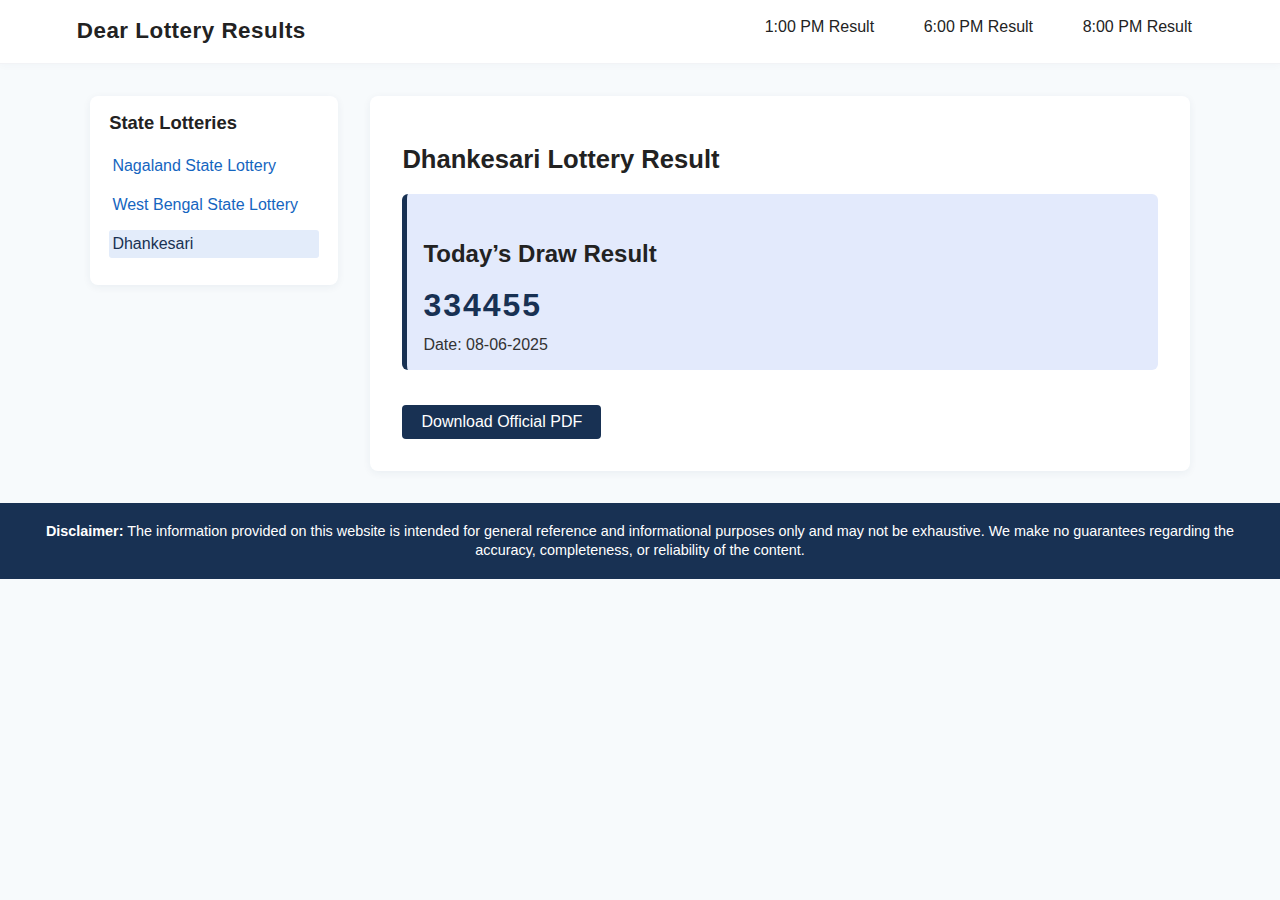
<file: dhankesari.html>
<!DOCTYPE html>
<html lang="en">

<head>
    <meta charset="UTF-8">
    <title>Dhankesari Lottery Result</title>
    <meta name="viewport" content="width=device-width, initial-scale=1">
    <link rel="stylesheet" href="style.css">
</head>

<body>
    <div id="header"></div>
    <div class="main-layout">
        <aside class="sidebar">
            <h3>State Lotteries</h3>
            <ul>
                <li><a href="nagaland-state-lottery-result-1-pm.html">Nagaland State Lottery</a></li>
                <li><a href="west-bengal-state-lottery-result.html">West Bengal State Lottery</a></li>
                <li><a href="dhankesari.html" class="active">Dhankesari</a></li>
            </ul>
        </aside>
        <main class="content">
            <h1>Dhankesari Lottery Result</h1>
            <div class="result-card">
                <h2>Today’s Draw Result</h2>
                <div class="result-number">334455</div>
                <div class="draw-date">Date: 08-06-2025</div>
            </div>
            <div class="pdf-link">
                <a href="#" target="_blank">Download Official PDF</a>
            </div>
        </main>
    </div>
    <div id="footer"></div>

    <script>
        fetch('header.html').then(res => res.text()).then(data => {
            document.getElementById('header').innerHTML = data;
        });
        fetch('footer.html').then(res => res.text()).then(data => {
            document.getElementById('footer').innerHTML = data;
        });
    </script>
</body>

</html>
</file>
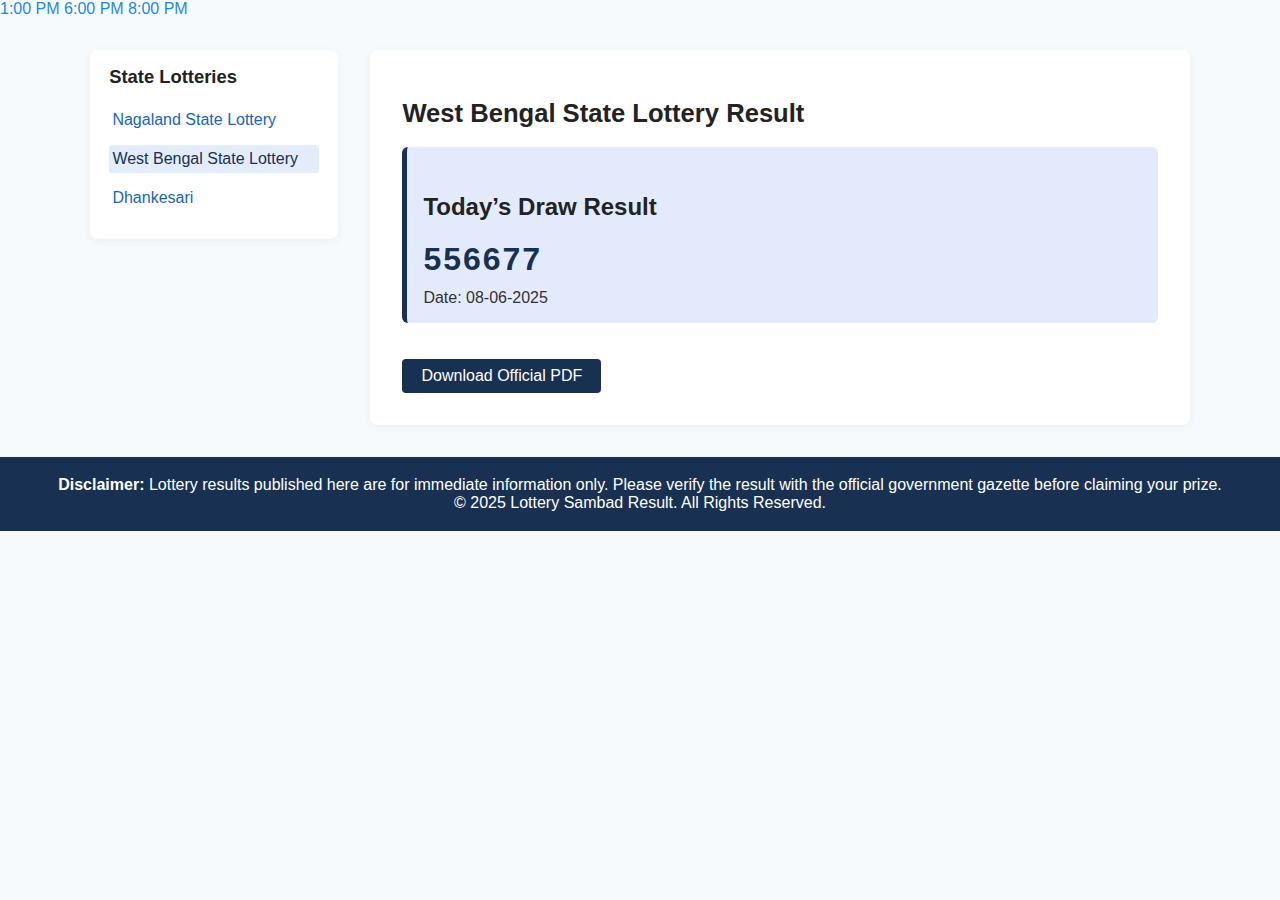
<file: west-bengal-state-lottery-result copy.html>
<!DOCTYPE html>
<html lang="en">

<head>
    <meta charset="UTF-8">
    <title>West Bengal State Lottery Result</title>
    <meta name="viewport" content="width=device-width, initial-scale=1">
    <link rel="stylesheet" href="style.css">
</head>

<body>
    <nav class="topnav">
        <a href="nagaland-state-lottery-result-1-pm.html">1:00 PM</a>
        <a href="nagaland-state-lottery-result-6-00-pm.html">6:00 PM</a>
        <a href="nagaland-state-lottery-result-8-00-pm.html">8:00 PM</a>
    </nav>
    <div class="main-layout">
        <aside class="sidebar">
            <h3>State Lotteries</h3>
            <ul>
                <li><a href="nagaland-state-lottery-result-1-pm.html">Nagaland State Lottery</a></li>
                <li><a href="west-bengal-state-lottery-result.html" class="active">West Bengal State Lottery</a></li>
                <li><a href="dhankesari.html">Dhankesari</a></li>
            </ul>
        </aside>
        <main class="content">
            <h1>West Bengal State Lottery Result</h1>
            <div class="result-card">
                <h2>Today’s Draw Result</h2>
                <div class="result-number">556677</div>
                <div class="draw-date">Date: 08-06-2025</div>
            </div>
            <div class="pdf-link">
                <a href="#" target="_blank">Download Official PDF</a>
            </div>
        </main>
    </div>
    <footer>
        <div class="disclaimer">
            <strong>Disclaimer:</strong> Lottery results published here are for immediate information only. Please
            verify the result with the official government gazette before claiming your prize.
        </div>
        <div class="copyright">
            &copy; 2025 Lottery Sambad Result. All Rights Reserved.
        </div>
    </footer>
</body>

</html>
</file>
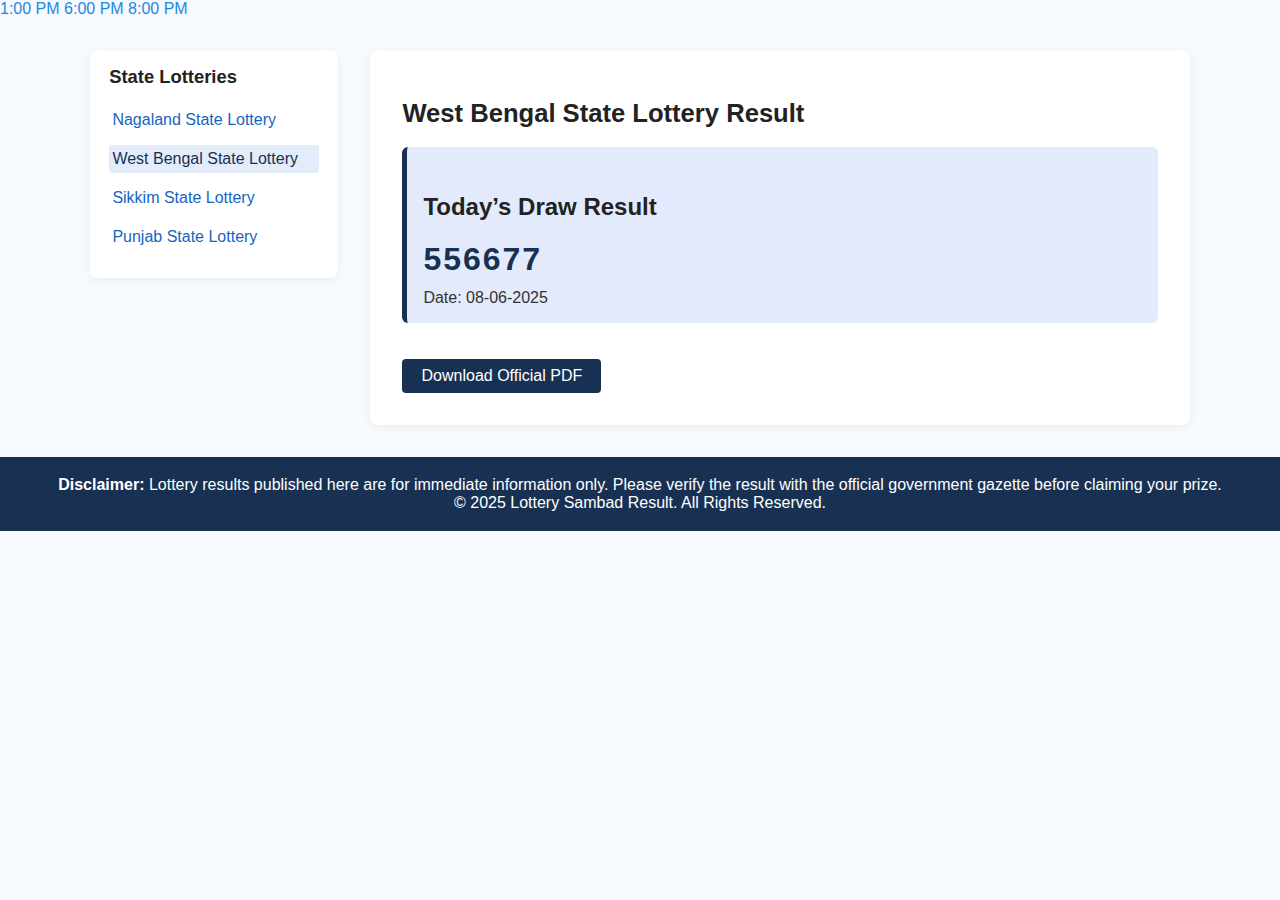
<file: west-bengal-state-lottery-result.html>
<!DOCTYPE html>
<html lang="en">

<head>
    <meta charset="UTF-8">
    <title>West Bengal State Lottery Result</title>
    <meta name="viewport" content="width=device-width, initial-scale=1">
    <link rel="stylesheet" href="style.css">
</head>

<body>
    <nav class="topnav">
        <a href="nagaland-state-lottery-result-1-pm.html">1:00 PM</a>
        <a href="nagaland-state-lottery-result-6-00-pm.html">6:00 PM</a>
        <a href="nagaland-state-lottery-result-8-00-pm.html">8:00 PM</a>
    </nav>
    <div class="main-layout">
        <aside class="sidebar">
            <h3>State Lotteries</h3>
            <ul>
                <li><a href="nagaland-state-lottery-result-1-pm.html">Nagaland State Lottery</a></li>
                <li><a href="west-bengal-state-lottery-result.html" class="active">West Bengal State Lottery</a></li>
                <li><a href="sikkim-state-lottery-result.html">Sikkim State Lottery</a></li>
                <li><a href="punjab-state-lottery-result.html">Punjab State Lottery</a></li>
            </ul>
        </aside>
        <main class="content">
            <h1>West Bengal State Lottery Result</h1>
            <div class="result-card">
                <h2>Today’s Draw Result</h2>
                <div class="result-number">556677</div>
                <div class="draw-date">Date: 08-06-2025</div>
            </div>
            <div class="pdf-link">
                <a href="#" target="_blank">Download Official PDF</a>
            </div>
        </main>
    </div>
    <footer>
        <div class="disclaimer">
            <strong>Disclaimer:</strong> Lottery results published here are for immediate information only. Please
            verify the result with the official government gazette before claiming your prize.
        </div>
        <div class="copyright">
            &copy; 2025 Lottery Sambad Result. All Rights Reserved.
        </div>
    </footer>
</body>

</html>
</file>
<file: style.css>
body {
    font-family: Arial, sans-serif;
    background: #f7fafc;
    margin: 0;
    color: #222;
    /* padding-bottom: 64px; */
}

/* Navbar */
.main-navbar {
    background: #fff;
    display: flex;
    align-items: center;
    justify-content: space-between;
    padding: 1.1rem 6vw 1.1rem 6vw;
    border-bottom: 1.5px solid #f2f3f6;
    box-shadow: 0 1px 8px rgba(24, 49, 83, 0.03);
    position: sticky;
    top: 0;
    z-index: 1000;
}

.navbar-brand {
    font-size: 1.4rem;
    font-weight: bold;
    color: #222;
    letter-spacing: 0.5px;
    line-height: 1.1;
}

.navbar-links {
    display: flex;
    gap: 1.7rem;
    list-style: none;
    margin: 0;
    padding: 0;
}

.navbar-links a {
    text-decoration: none !important;
    color: #232323;
    font-size: 1rem;
    font-weight: 500;
    transition: color 0.2s, background 0.2s;
    padding: 0.25rem 0.7rem;
    border-radius: 5px;
    white-space: nowrap;
}

.navbar-links a:hover,
.navbar-links a.active {
    color: #fff;
    background: #183153;
}

/* Layout */
.main-layout {
    display: flex;
    max-width: 1100px;
    margin: 2rem auto;
    gap: 2rem;
    padding: 0 1rem;
}

.sidebar {
    min-width: 210px;
    background: #fff;
    border-radius: 8px;
    box-shadow: 0 2px 8px rgba(24, 49, 83, 0.06);
    padding: 1rem 1.2rem;
    height: fit-content;
}

.sidebar h3 {
    margin-top: 0;
    font-size: 1.15rem;
}

.sidebar ul {
    list-style: none;
    padding: 0;
    margin: 0;
}

.sidebar li {
    margin-bottom: 0.7rem;
}

.sidebar a {
    color: #1565c0;
    text-decoration: none !important;
    font-size: 1rem;
    display: block;
    padding: 0.3rem 0.2rem;
    border-radius: 3px;
}

.sidebar a:hover,
.sidebar a.active {
    background: #e3ecfa;
    color: #183153;
}

.content {
    flex: 1;
    background: #fff;
    padding: 2rem;
    border-radius: 8px;
    box-shadow: 0 2px 8px rgba(24, 49, 83, 0.06);

}

.content h1 {
    font-size: 1.6rem;
    margin-bottom: 0.8rem;
}

.content p {
    font-size: 1rem;
}

/* .draw-buttons {
    display: flex;
    flex-direction: column;
    gap: 1.1rem;
    align-items: flex-start;
    margin-top: 2rem;
} */

.draw-buttons {
    display: flex;
    flex-direction: column;
    gap: 1.1rem;
    align-items: center;
    /* center the buttons themselves */
    margin-top: 2rem;
    justify-content: center;
    /* not necessary for column but safe */
    margin-left: auto;
    margin-right: auto;
    /* centers the whole container */
}

.draw-btn {
    display: inline-block;
    background: #1565c0;
    color: #fff;
    font-size: 1.13rem;
    font-weight: 600;
    padding: 0.7rem 1.7rem;
    border-radius: 6px;
    text-decoration: none !important;
    transition: background 0.2s, transform 0.1s;
    box-shadow: 0 2px 8px rgba(24, 49, 83, 0.10);
}

.draw-btn:hover {
    background: #0d47a1;
    transform: translateY(-2px);
}

.result-card {
    background: #e3eafc;
    border-left: 5px solid #183153;
    margin: 1.2rem 0;
    padding: 1rem;
    border-radius: 6px;
}

.result-number {
    font-size: 2rem;
    font-weight: bold;
    color: #183153;
    margin: 0.7rem 0;
    letter-spacing: 2px;
}

.draw-date {
    font-size: 1rem;
    color: #333;
}

.pdf-link a {
    display: inline-block;
    margin-top: 1rem;
    background: #183153;
    color: #fff;
    padding: 0.5rem 1.2rem;
    border-radius: 4px;
    text-decoration: none !important;
    font-size: 1rem;
    transition: background 0.2s;
}

.pdf-link a:hover {
    background: #0d47a1;
}

.fifthcolor{
    background-color:#0ea5e9;
}

/* Footer */
footer {
    background: #183153;
    color: #fff;
    padding: 1.2rem 0.5vw;
    margin-top: 1rem;
    /* box-shadow: 0 -2px 8px rgba(24, 49, 83, 0.08); */
    text-align: center;
    /* width: 100%; */
    /* position: fixed; */
    /* left: 0; */
    /* bottom: 0; */
}

.footer-disclaimer {
    color: #fff;
    font-weight: 500;
    text-align: center;
    /* max-width: 1200px; */
    margin: 0 auto;
    font-size: 0.9rem;
    line-height: 1.3;
    padding: 0 1.2rem;
}

.mt {
    margin-top: 35px;
}

@media (max-width: 900px) {
    .main-navbar {
        flex-direction: column;
        align-items: flex-start;
        padding: 1rem;
    }

    .navbar-links {
        flex-direction: column;
        width: 100%;
        gap: 0.5rem;
        padding: 0;
        margin: 0;
    }

    .navbar-links li {
        width: 100%;
    }

    .navbar-links a {
        display: block;
        width: 100%;
        padding: 0.75rem;
        background-color: #e0e0e0;
        border-radius: 4px;
    }

    .navbar-brand {
        font-size: 1.2rem;
        margin-bottom: 1rem;
        text-align: center;
    }

    .main-layout {
        flex-direction: column;
        gap: 1.2rem;
    }

    .sidebar {
        min-width: 0;
        width: 100%;
    }

    .content {
        padding: 1rem;
    }

    .draw-buttons {
        align-items: stretch;
    }
}

@media (max-width: 600px) {
    .main-layout {
        padding: 0 0.2rem;
    }

    .result-number {
        font-size: 1.1rem;
    }

    .draw-btn {
        font-size: 0.95rem;
        padding: 0.6rem 1rem;
    }

    .navbar-links {
        gap: 0.3rem;
    }

    .navbar-brand {
        font-size: 0.97rem;
    }

    footer {
        font-size: 0.92rem;
        border-radius: 0;
    }
}


h2,
h3 {
    /* color: #1a237e; */
    margin-top: 30px;
}

table {
    width: 100%;
    border-collapse: collapse;
    margin: 20px 0;
    background: #fff;
    border-radius: 8px;
    overflow: hidden;
    box-shadow: 0 2px 4px rgba(0, 0, 0, 0.1);
}

th,
td {
    padding: 12px 15px;
    text-align: center;
    border-bottom: 1px solid #ddd;
}

th {
    background-color: #3f51b5;
    color: white;
    font-weight: 600;
}

ul {
    background: #fff;
    padding: 15px 20px;
    border-radius: 8px;
    list-style-type: disc;
    margin: 20px 0;
}

ul li {
    margin-bottom: 10px;
}

dl {
    background: #fff;
    padding: 15px 20px 0 20px;
    border-radius: 8px;
    margin-top: 20px;
}

dt {
    font-weight: bold;
    margin-top: 10px;
    /* color: #0d47a1; */
}

dd {
    margin-left: 20px;
    margin-bottom: 10px;
}

a {
    color: #1e88e5;
    text-decoration: none !important;
}

a:hover {
    text-decoration: underline;
}

/* lottery Css */

.lottery-poster {
    width: 100%;
    /* max-width: 500px; */
    background: linear-gradient(135deg, #fefefe 75%, #b2ffd6 100%);
    border-radius: 18px;
    box-shadow: 0 8px 40px rgba(24, 49, 83, 0.13);
    margin: 1.2rem 0 2rem 0;
    padding: 0;
    overflow: hidden;
    border: 2px solid #ececec;
}

.lottery-header {
    display: flex;
    align-items: flex-start;
    background: linear-gradient(90deg, #f9d923 45%, #63e6be 100%);
    padding: 1.1rem 1.4rem 1rem 1.1rem;
    border-bottom: 3px solid #008f4c;
    position: relative;
    gap: 1.1rem;
}

.corner-badge {
    background: #ff3c00;
    color: #fff;
    font-weight: bold;
    font-size: 1.25rem;
    border-radius: 0 0 18px 0;
    padding: 0.7rem 1.1rem 0.5rem 0.8rem;
    box-shadow: 0 2px 8px rgba(50, 50, 0, 0.13);
    position: absolute;
    left: 0;
    top: 0;
}

.main-prize {
    display: flex;
    flex-direction: column;
    align-items: center;
    margin-top: 0.3rem;
}

.main-prize .prize-amount {
    font-size: 2.9rem;
    font-weight: 900;
    color: #1c2b6c;
    line-height: 1;
    letter-spacing: 2px;
}

.main-prize .currency {
    font-size: 1.2rem;
    font-weight: bold;
    color: #1c2b6c;
    margin-bottom: 0.3rem;
    letter-spacing: 2px;
}

.main-prize .sub-amt {
    font-size: 0.81rem;
    color: #007c2c;
    text-align: center;
    margin-top: 0.15rem;
}

.main-prize .seller {
    display: block;
    font-size: 0.8em;
    color: #e67e22;
    margin-top: 0.1em;
}

.lottery-title {
    flex: 1 1 auto;
    margin-left: 1.8rem;
    margin-top: 0.1rem;
}

.lottery-name {
    font-size: 1.1rem;
    font-weight: 600;
    color: #008f4c;
    letter-spacing: 0.5px;
    text-shadow: 0 1px 0 #fff;
}

.lottery-draw-type {
    font-size: 1.25rem;
    font-weight: 900;
    color: #223a90;
    background: #ffe25a;
    padding: 0.1rem 0.7rem;
    border-radius: 0.7rem;
    display: inline-block;
    margin-right: 0.5rem;
    margin-top: 0.4rem;
}

.lottery-weekly {
    font-size: 1.06rem;
    color: #2e2c2c;
    margin-left: 0.3rem;
}

.draw-details {
    font-size: 0.92rem;
    color: #333;
    margin-top: 0.5rem;
    display: flex;
    gap: 1.2rem;
}

.winning-number {
    margin-top: 0.6rem;
    font-size: 1.4rem;
    font-weight: bold;
    color: #d70026;
    letter-spacing: 2px;
    background: #fff;
    display: inline-block;
    padding: 0.18rem 1.2rem;
    border-radius: 0.7rem;
    box-shadow: 0 1px 3px #d7002640;
}

.mrp-badge {
    background: #f53d3d;
    color: #fff;
    font-size: 1.1rem;
    font-weight: bold;
    border-radius: 0 0 0 18px;
    padding: 0.7rem 1.1rem 0.5rem 0.8rem;
    position: absolute;
    right: 0;
    top: 0;
    box-shadow: 0 2px 8px rgba(200, 0, 0, 0.08);
    text-align: center;
}

.prize-section {
    padding: 1.1rem 1rem 0.5rem 1rem;
}

.prize-row {
    display: flex;
    align-items: flex-start;
    border-bottom: 1px solid #e9e9e9;
    padding: 0.45rem 0.2rem;
    font-size: 1.05rem;
}

.prize-row.header {
    background: #008f4c;
    color: #fff;
    font-weight: bold;
    border-radius: 6px 6px 0 0;
    padding: 0.6rem 0.2rem;
    font-size: 1.1rem;
}

.prize-row>div {
    flex: 1 1 0;
    padding-right: 0.6rem;
}

.prize-row:first-child>div {
    font-weight: bold;
}

.prize-row.first {
    background: #eafaf1;
    font-weight: 700;
    color: #007c2c;
}

.prize-row.second {
    background: #fff7e6;
    color: #b95c00;
}

.prize-row.third {
    background: #f6f4ff;
    color: #324fa0;
}

.prize-row.fourth {
    background: #fff6f7;
    color: #d70026;
}

.prize-row.cons {
    background: #e8f4fc;
    color: #1272ac;
    font-size: 0.99rem;
}

/* .prize-row.fifth {
    background: #fffbe6;
    color: #7a5600;
} */

.prize-row .seller {
    color: #e67e22;
    font-size: 0.92em;
}

.prize-row .winner-number {
    font-size: 1.22rem;
    font-weight: bold;
    color: #d70026;
    letter-spacing: 2px;
}

/* .fifth-prize-numbers {
    font-size: 0.95em;
    color: #7a5600;
    line-height: 1.4;
    word-break: break-word;
} */

.poster-footer {
    background: linear-gradient(90deg, #183153 60%, #3c5fa7 100%);
    color: #fff;
    padding: 0.7rem 1rem 0.8rem 1rem;
    display: flex;
    align-items: center;
    justify-content: space-between;
    font-size: 1rem;
    border-bottom-left-radius: 16px;
    border-bottom-right-radius: 16px;
    margin-top: 0.7rem;
    flex-wrap: wrap;
}

.footer-note {
    font-size: 0.98rem;
}

.footer-date {
    display: flex;
    align-items: center;
    gap: 0.8rem;
    font-weight: 600;
    font-size: 1.09rem;
}

.footer-date .footer-time {
    background: #ff3c00;
    color: #fff;
    padding: 0.18rem 0.8rem;
    border-radius: 0.5rem;
    margin-left: 0.3rem;
}

@media (max-width: 600px) {
    .lottery-poster {
        max-width: 98vw;
        font-size: 0.97rem;
        border-radius: 10px;
        margin: 0.7rem 0 1.1rem 0;
    }

    .lottery-header {
        flex-direction: column;
        gap: 0.5rem;
        padding: 1rem 0.5rem 0.9rem 0.7rem;
    }

    .main-prize .prize-amount {
        font-size: 2.1rem;
    }

    .lottery-title {
        margin-left: 0.6rem;
    }

    .mrp-badge,
    .corner-badge {
        font-size: 1rem;
        padding: 0.5rem 0.6rem 0.4rem 0.6rem;
        border-radius: 0 0 12px 0;
        border-radius: 0 0 0 12px;
    }

    .prize-section {
        padding: 0.7rem 0.5rem 0.4rem 0.5rem;
    }

    .poster-footer {
        font-size: 0.92rem;
        border-radius: 0 0 10px 10px;
        padding: 0.7rem 0.5rem;
    }
}


.fifth-prize-section {
    border: 2px solid #1976d2;
    border-radius: 8px;
    overflow: hidden;
    margin: 1rem 0;
    background: #fff;
    box-shadow: 0 2px 10px #1976d215;
}

.fifth-prize-header {
    background: #1976d2;
    color: #fff;
    padding: 0.7rem 0.3rem;
    font-size: 1.4rem;
    font-weight: 800;
    text-align: center;
    letter-spacing: 1px;
}

.fifth-prize-header .amount,
.fifth-prize-header .seller-amount {
    color: #ffd600;
    font-weight: 900;
    font-size: 1.25em;
    margin: 0 0.15em;
    text-shadow: 1px 1px 2px #3333;
}

.fifth-prize-numbers-grid {
    display: grid;
    grid-template-columns: repeat(10, 1fr);
    gap: 0.2rem;
    padding: 0.7rem 0.2rem 0.7rem 0.2rem;
    background: #fff;
}

.fifth-prize-numbers-grid>div {
    font-size: 1.25rem;
    font-weight: bold;
    color: #111;
    text-align: center;
    padding: 0.10rem 0.1rem;
    font-family: 'Montserrat', 'Arial Black', Arial, sans-serif;
}

@media (max-width: 900px) {
    .fifth-prize-numbers-grid {
        grid-template-columns: repeat(5, 1fr);
        font-size: 1rem;
    }

    .fifth-prize-header {
        font-size: 1.1rem;
        padding: 0.5rem 0.2rem;
    }
}

@media (max-width: 500px) {
    .fifth-prize-numbers-grid {
        grid-template-columns: repeat(2, 1fr);
        font-size: 0.97rem;
    }

    .fifth-prize-header {
        font-size: 1rem;
        padding: 0.5rem 0.1rem;
    }
}


.prizes-section {
    margin: 1.5rem 0;
}

.prize-table {
    border: 2px solid #1976d2;
    border-radius: 8px;
    overflow: hidden;
    margin-bottom: 1.2rem;
    background: #fff;
    box-shadow: 0 2px 10px #1976d215;
}

.prize-header {
    padding: 0.7rem 0.3rem;
    font-size: 1.3rem;
    font-weight: 800;
    text-align: center;
    letter-spacing: 1px;
    color: #fff;
}

.prize-header .amount,
.prize-header .seller-amount {
    color: #ffd600;
    font-weight: 900;
    font-size: 1.18em;
    margin: 0 0.13em;
    text-shadow: 1px 1px 2px #3333;
}

.prize-header.first {
    background: #1b5e20;
}

.prize-header.second {
    background: #1976d2;
}

.prize-header.third {
    background: #8e24aa;
}

.prize-header.fourth {
    background: #d32f2f;
}

.prize-header.fifth {
    background: #ff9100;
    color: #222;
}

.prize-numbers-grid {
    display: grid;
    grid-template-columns: repeat(10, 1fr);
    gap: 0.2rem;
    padding: 0.7rem 0.2rem 0.7rem 0.2rem;
    background: #fff;
    justify-content: center;
}

.prize-numbers-grid>div {
    font-size: 1.25rem;
    font-weight: bold;
    color: #111;
    text-align: center;
    padding: 0.10rem 0.1rem;
    font-family: 'Montserrat', 'Arial Black', Arial, sans-serif;
}

.center-prize-number {
    display: flex;
    justify-content: center;
    align-items: center;
    padding: 1.2rem 0;
    background: #fff;
}

.center-prize-number>div {
    font-size: 1.7rem;
    font-weight: bold;
    color: #111;
    text-align: center;
    font-family: 'Montserrat', 'Arial Black', Arial, sans-serif;
    letter-spacing: 2px;
}

@media (max-width: 900px) {
    .prize-numbers-grid {
        grid-template-columns: repeat(5, 1fr);
        font-size: 1rem;
    }

    .prize-header {
        font-size: 1.07rem;
        padding: 0.5rem 0.2rem;
    }
}

@media (max-width: 500px) {
    .prize-numbers-grid {
        grid-template-columns: repeat(2, 1fr);
        font-size: 0.96rem;
    }

    .prize-header {
        font-size: 0.97rem;
        padding: 0.5rem 0.1rem;
    }
}

.prize-header.cons {
    background: #009688;
    color: #fff;
    padding: 0.7rem 0.3rem;
    font-size: 1.2rem;
    font-weight: 800;
    text-align: center;
    letter-spacing: 1px;
}

.prize-header.cons .amount,
.prize-header.cons .seller-amount {
    color: #ffd600;
    font-weight: 900;
    font-size: 1.18em;
    margin: 0 0.13em;
    text-shadow: 1px 1px 2px #3333;
}

.prize-numbers-grid.single-line {
    display: flex;
    justify-content: center;
    align-items: center;
    padding: 1rem 0.2rem;
    background: #fff;
}

.prize-numbers-grid.single-line>div {
    font-size: 1.15rem;
    font-weight: bold;
    color: #1272ac;
    text-align: center;
    font-family: 'Montserrat', 'Arial Black', Arial, sans-serif;
}

.lottery-header-modern {
    position: relative;
    border-radius: 28px 28px 12px 12px;
    overflow: hidden;
    background: linear-gradient(90deg, #ffe551 0%, #7be7c1 100%);
    min-height: 140px;
    box-shadow: 0 6px 32px #0002;
    margin: 0 auto 1.5rem auto;
    padding: 1.25rem 1.3rem 1.1rem 1.3rem;
    max-width: 1000px;
    display: flex;
    flex-direction: column;
    justify-content: center;
}

.corner-badge {
    position: absolute;
    top: 0;
    min-width: 90px;
    min-height: 60px;
    background: #ff432f;
    color: #fff;
    font-weight: 900;
    font-size: 1.6rem;
    letter-spacing: 1px;
    border-radius: 24px 0 24px 0;
    display: flex;
    align-items: center;
    justify-content: center;
    padding: 0.6em 1.1em;
    box-shadow: 0 4px 20px #ff432f22;
    z-index: 2;
}

.corner-badge.left {
    left: 0;
    border-radius: 28px 0 24px 0;
}

.corner-badge.right {
    right: 0;
    border-radius: 0 28px 0 24px;
    font-size: 1.15rem;
    text-align: right;
    min-width: 78px;
    line-height: 1.18;
    padding: 0.7em 1.1em 0.6em 1.1em;
}

.lottery-header-content {
    margin-top: 0.4rem;
    margin-left: 110px;
    margin-right: 110px;
    display: flex;
    flex-direction: column;
    gap: 0.6rem;
}

.lottery-org {
    font-size: 1.25rem;
    color: #04b67a;
    font-weight: 600;
    letter-spacing: 1px;
    margin-bottom: 0.4rem;
    margin-top: 0.2rem;
}

.lottery-title-row {
    display: flex;
    align-items: center;
    gap: 1.3rem;
    margin-bottom: 0.2rem;
}

.lottery-title {
    background: #ffe24d;
    color: #27367d;
    font-size: 1.6rem;
    font-weight: 900;
    border-radius: 16px;
    padding: 0.2rem 1.3rem 0.2rem 1rem;
    letter-spacing: 1.5px;
    box-shadow: 0 2px 8px #ffe24d44;
    display: inline-block;
}

.lottery-subtitle {
    color: #323232;
    font-size: 1.2rem;
    font-weight: 500;
    letter-spacing: 1px;
}

.lottery-meta {
    font-size: 1.18rem;
    color: #2b2d2f;
    font-weight: 500;
    display: flex;
    gap: 2.8rem;
    margin-bottom: 0.3rem;
    margin-top: 0.2rem;
}

.lottery-meta b {
    font-size: 1.22em;
    color: #252525;
    letter-spacing: 1px;
}

.lottery-prize-row {
    display: flex;
    align-items: flex-end;
    gap: 2.5rem;
    margin-top: 0.8rem;
    flex-wrap: wrap;
}

.prize-label {
    display: flex;
    align-items: flex-start;
    gap: 1.1rem;
}

.prize-main {
    font-size: 2.1rem;
    font-weight: 900;
    color: #223a90;
    letter-spacing: 2px;
}

.prize-desc {
    font-size: 1.12rem;
    color: #008b46;
    line-height: 1.1;
    margin-top: 0.1rem;
}

.prize-desc .prize-seller {
    font-size: 0.93em;
    color: #e67e22;
    margin-top: 0.2em;
}

.winning-number-badge {
    background: #fff;
    border-radius: 19px;
    box-shadow: 0 2px 12px #d7002620;
    padding: 0.6em 1.8em;
    font-size: 1.6rem;
    font-weight: bold;
    color: #d70026;
    letter-spacing: 2px;
    display: flex;
    align-items: center;
    margin-left: auto;
    margin-right: auto;
    margin-top: -0.6em;
    margin-bottom: 0.5em;
    font-family: 'Montserrat', 'Arial Black', Arial, sans-serif;
}

@media (max-width: 900px) {
    .lottery-header-modern {
        padding: 0.9rem 0.5rem 1rem 0.5rem;
        border-radius: 18px 18px 10px 10px;
    }

    .corner-badge {
        font-size: 1.15rem;
        min-width: 67px;
        min-height: 48px;
        padding: 0.4em 0.8em;
    }

    .lottery-header-content {
        margin-left: 80px;
        margin-right: 80px;
    }

    .lottery-title {
        font-size: 1.18rem;
        padding: 0.13rem 0.7rem 0.13rem 0.6rem;
    }

    .winning-number-badge {
        font-size: 1.14rem;
        padding: 0.5em 1em;
    }

    .prize-main {
        font-size: 1.4rem;
    }

    .prize-desc {
        font-size: 0.94rem;
    }
}

@media (max-width:600px) {
    .lottery-header-modern {
        padding: 0.3rem 0.1rem 0.9rem 0.1rem;
        border-radius: 12px 12px 8px 8px;
    }

    .corner-badge {
        font-size: 1rem;
        min-width: 54px;
        min-height: 36px;
        padding: 0.32em 0.7em;
    }

    .lottery-header-content {
        margin-left: 0.5rem;
        margin-right: 0.5rem;
        gap: 0.4rem;
    }

    .lottery-title-row {
        flex-direction: column;
        gap: 0.2rem;
    }

    .lottery-title {
        font-size: 1rem;
        padding: 0.1rem 0.45rem 0.1rem 0.43rem;
    }

    .winning-number-badge {
        font-size: 0.95rem;
        padding: 0.4em 0.5em;
    }

    .prize-main {
        font-size: 1.02rem;
    }

    .prize-desc {
        font-size: 0.74rem;
    }

    .lottery-meta {
        font-size: 0.95rem;
        gap: 1.3rem;
    }
}



/* ------------------------------- */

.mega-gradient {
    background: linear-gradient(45deg, #FF6B6B, #4ECDC4, #45B7D1, #96CEB4);
    background-size: 400% 400%;
    animation: gradientShift 4s ease infinite;
}

@keyframes gradientShift {
    0% {
        background-position: 0% 50%;
    }

    50% {
        background-position: 100% 50%;
    }

    100% {
        background-position: 0% 50%;
    }
}

.prize-gold {
    background: linear-gradient(135deg, #FFD700, #FFA500);
}

.prize-silver {
    background: linear-gradient(135deg, #C0C0C0, #87CEEB);
}

.prize-bronze {
    background: linear-gradient(135deg, #CD7F32, #DEB887);
}

.prize-green {
    background: linear-gradient(135deg, #00C851, #00FF7F);
}

.prize-blue {
    background: linear-gradient(135deg, #007BFF, #40E0D0);
}

.prize-purple {
    background: linear-gradient(135deg, #6F42C1, #DA70D6);
}

.big-shadow {
    box-shadow: 0 25px 50px -12px rgba(0, 0, 0, 0.25);
}

.number-card {
    transition: all 0.3s ease;
    transform: scale(1);
}

.number-card:hover {
    transform: scale(1.05);
}

.super-bold {
    font-weight: 900;
    letter-spacing: -0.02em;
}

.prize-circle {
    width: 200px;
    height: 200px;
    border-radius: 50%;
    display: flex;
    align-items: center;
    justify-content: center;
    margin: 0 auto;
    border: 8px solid white;
    box-shadow: 0 15px 35px rgba(0, 0, 0, 0.1);
}

.winning-badge {
    position: absolute;
    top: -15px;
    right: -15px;
    background: #FF1744;
    color: white;
    border-radius: 50%;
    width: 60px;
    height: 60px;
    display: flex;
    align-items: center;
    justify-content: center;
    font-weight: 900;
    font-size: 14px;
    border: 4px solid white;
}

@media print {
    body {
        font-size: 12pt;
    }

    .big-shadow {
        box-shadow: none;
    }

    .mega-gradient {
        background: #4ECDC4;
    }
}
</file>
